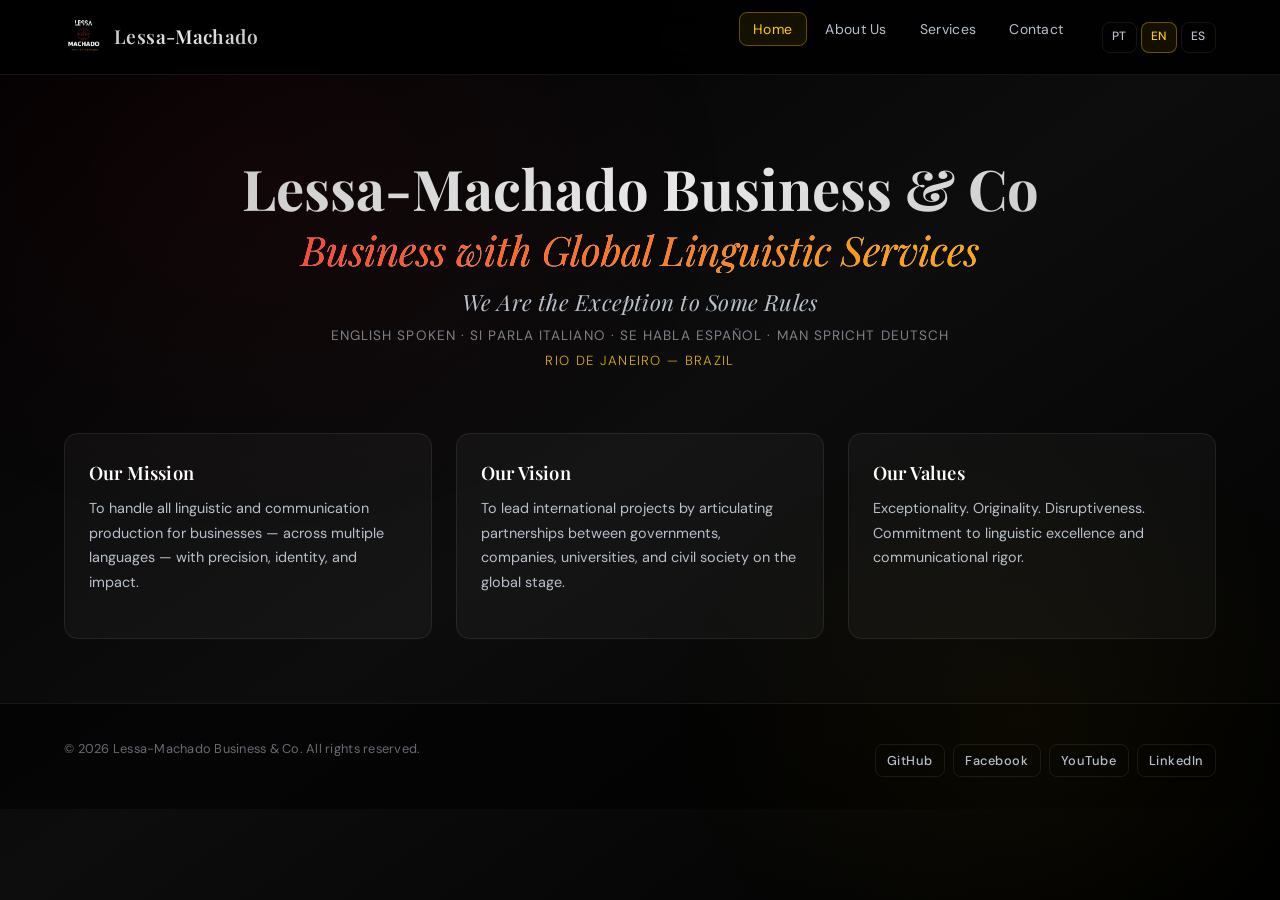
<file: index.html>
<!DOCTYPE html>
<html lang="pt-BR">
<head>
    <meta charset="UTF-8">
    <meta name="viewport" content="width=device-width, initial-scale=1.0">
    <meta name="description" content="Lessa-Machado Negócios & Cia — produção linguística e comunicacional para empresas em Português, Inglês e Espanhol. Rio de Janeiro, Brasil.">
    <meta name="theme-color" content="#000000">
    <meta name="color-scheme" content="dark">
    <title
        data-pt="Lessa-Machado — Negócios com Serviços Linguísticos Globais"
        data-en="Lessa-Machado — Business with Global Linguistic Services"
        data-es="Lessa-Machado — Negocios con Servicios Lingüísticos Globales"
    >Lessa-Machado — Negócios com Serviços Linguísticos Globais</title>
    <link href="https://cdn.jsdelivr.net/npm/bootstrap@5.3.0/dist/css/bootstrap.min.css" rel="stylesheet">
    <link rel="stylesheet" href="style.css">
    <link rel="icon" type="image/png" href="Black_and_White_Monochrome_Tech_Logo-removebg-preview.png">
</head>
<body>
    <a class="skip-link" href="#main-content">Pular para o conteúdo</a>

    <header>
        <div class="container">
            <div class="header-content">
                <div class="logo">
                    <img src="Black_and_White_Monochrome_Tech_Logo-removebg-preview.png" alt="Logo Lessa-Machado" width="40" height="40">
                    <div class="logo-text">Lessa-Machado</div>
                </div>

                <button class="mobile-menu-toggle" type="button"
                    onclick="toggleMobileMenu()"
                    aria-controls="nav-menu"
                    aria-expanded="false"
                    aria-label="Menu de navegação">☰</button>

                <nav id="nav-menu" aria-label="Principal">
                    <ul>
                        <li><a href="index.html" data-pt="Início" data-en="Home" data-es="Inicio">Início</a></li>
                        <li><a href="quemsomos.html" data-pt="Quem Somos" data-en="About Us" data-es="Quiénes Somos">Quem Somos</a></li>
                        <li><a href="servicos.html" data-pt="Serviços" data-en="Services" data-es="Servicios">Serviços</a></li>
                        <li><a href="entreemcontato.html" data-pt="Contato" data-en="Contact" data-es="Contacto">Contato</a></li>
                    </ul>
                </nav>

                <div class="language-selector" aria-label="Selecionar idioma">
                    <button class="lang-btn active" onclick="changeLanguage('pt')" data-lang="pt" aria-label="Português">PT</button>
                    <button class="lang-btn" onclick="changeLanguage('en')" data-lang="en" aria-label="English">EN</button>
                    <button class="lang-btn" onclick="changeLanguage('es')" data-lang="es" aria-label="Español">ES</button>
                </div>
            </div>
        </div>
    </header>

    <main id="main-content">
        <div class="container">

            <div class="hero fade-in">
                <h1>
                    <span data-pt="Lessa-Machado Negócios & Cia"
                          data-en="Lessa-Machado Business & Co"
                          data-es="Lessa-Machado Negocios & Cía">Lessa-Machado Negócios & Cia</span>
                    <span data-pt="Negócios com Serviços Linguísticos Globais"
                          data-en="Business with Global Linguistic Services"
                          data-es="Negocios con Servicios Lingüísticos Globales">Negócios com Serviços Linguísticos Globais</span>
                </h1>
                <h2 data-pt="Somos a Exceção de Algumas Regras"
                    data-en="We Are the Exception to Some Rules"
                    data-es="Somos la Excepción de Algunas Reglas">Somos a Exceção de Algumas Regras</h2>
                <h3>English Spoken · Si Parla Italiano · Se Habla Español · Man spricht Deutsch</h3>
                <h4 data-pt="Rio de Janeiro — Brasil"
                    data-en="Rio de Janeiro — Brazil"
                    data-es="Río de Janeiro — Brasil">Rio de Janeiro — Brasil</h4>
            </div>

            <div class="sections-grid">
                <div class="section-card fade-in">
                    <h3 data-pt="Nossa Missão" data-en="Our Mission" data-es="Nuestra Misión">Nossa Missão</h3>
                    <p data-pt="Realizar toda a produção linguística e comunicacional de um negócio — em múltiplos idiomas — com precisão, identidade e impacto."
                       data-en="To handle all linguistic and communication production for businesses — across multiple languages — with precision, identity, and impact."
                       data-es="Realizar toda la producción lingüística y comunicacional de un negocio — en múltiples idiomas — con precisión, identidad e impacto.">Realizar toda a produção linguística e comunicacional de um negócio — em múltiplos idiomas — com precisão, identidade e impacto.</p>
                </div>

                <div class="section-card fade-in">
                    <h3 data-pt="Nossa Visão" data-en="Our Vision" data-es="Nuestra Visión">Nossa Visão</h3>
                    <p data-pt="Liderar projetos internacionais articulando parcerias entre governos, empresas, universidades e sociedade civil no cenário global."
                       data-en="To lead international projects by articulating partnerships between governments, companies, universities, and civil society on the global stage."
                       data-es="Liderar proyectos internacionales articulando alianzas entre gobiernos, empresas, universidades y sociedad civil en el escenario global.">Liderar projetos internacionais articulando parcerias entre governos, empresas, universidades e sociedade civil no cenário global.</p>
                </div>

                <div class="section-card fade-in">
                    <h3 data-pt="Nossos Valores" data-en="Our Values" data-es="Nuestros Valores">Nossos Valores</h3>
                    <p data-pt="Excepcionalidade. Originalidade. Disruptividade. Comprometimento com a excelência linguística e o rigor comunicacional."
                       data-en="Exceptionality. Originality. Disruptiveness. Commitment to linguistic excellence and communicational rigor."
                       data-es="Excepcionalidad. Originalidad. Disruptividad. Compromiso con la excelencia lingüística y el rigor comunicacional.">Excepcionalidade. Originalidade. Disruptividade. Comprometimento com a excelência linguística e o rigor comunicacional.</p>
                </div>
            </div>

        </div>
    </main>

    <footer>
        <div class="container">
            <div class="footer-content">
                <p data-pt="© 2026 Lessa-Machado Negócios & Cia. Todos os direitos reservados."
                   data-en="© 2026 Lessa-Machado Business & Co. All rights reserved."
                   data-es="© 2026 Lessa-Machado Negocios & Cía. Todos los derechos reservados.">© 2026 Lessa-Machado Negócios & Cia. Todos os direitos reservados.</p>
                <div class="social-links">
                    <a href="https://github.com/guilherme-machado-ceo" target="_blank" rel="noopener noreferrer">GitHub</a>
                    <a href="https://www.facebook.com/profile.php?id=100090304800262" target="_blank" rel="noopener noreferrer">Facebook</a>
                    <a href="https://www.youtube.com/@lessamachado_negociosecia" target="_blank" rel="noopener noreferrer">YouTube</a>
                    <a href="https://www.linkedin.com/in/lessa-machado-neg%C3%B3cios-e-cia/" target="_blank" rel="noopener noreferrer">LinkedIn</a>
                </div>
            </div>
        </div>
    </footer>

    <script src="https://cdn.jsdelivr.net/npm/bootstrap@5.3.0/dist/js/bootstrap.bundle.min.js"></script>
    <script src="script.js"></script>
</body>
</html>
</file>
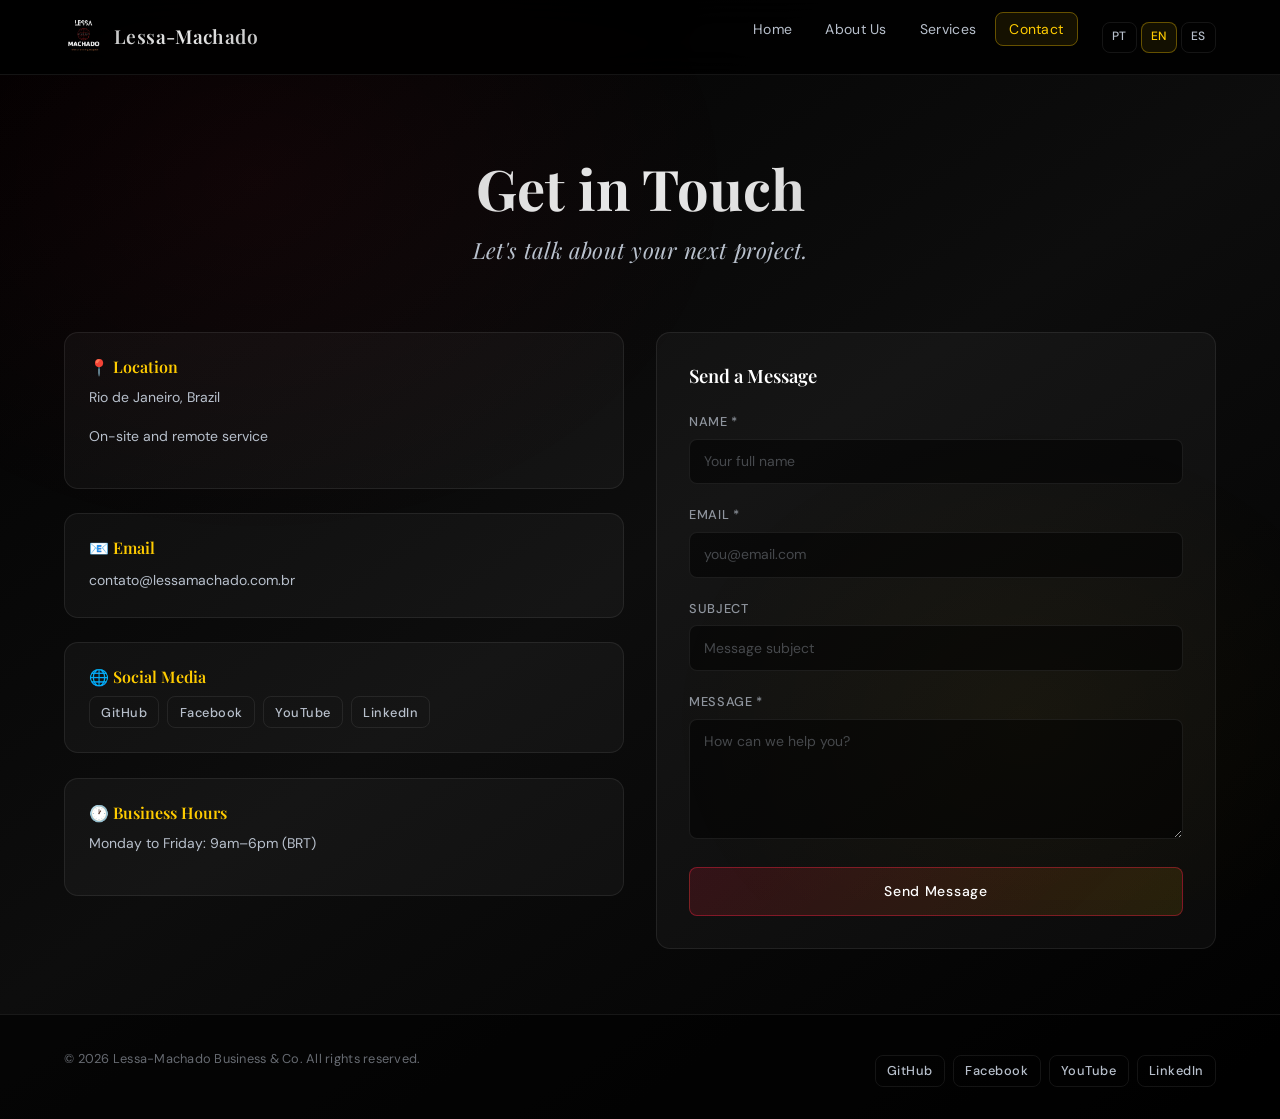
<file: entreemcontato.html>
<!DOCTYPE html>
<html lang="pt-BR">
<head>
    <meta charset="UTF-8">
    <meta name="viewport" content="width=device-width, initial-scale=1.0">
    <meta name="description" content="Entre em contato com a Lessa-Machado Negócios & Cia para serviços linguísticos, consultoria e parcerias internacionais.">
    <meta name="theme-color" content="#000000">
    <meta name="color-scheme" content="dark">
    <title
        data-pt="Contato — Lessa-Machado"
        data-en="Contact — Lessa-Machado"
        data-es="Contacto — Lessa-Machado"
    >Contato — Lessa-Machado</title>
    <link href="https://cdn.jsdelivr.net/npm/bootstrap@5.3.0/dist/css/bootstrap.min.css" rel="stylesheet">
    <link rel="stylesheet" href="style.css">
    <link rel="icon" type="image/png" href="Black_and_White_Monochrome_Tech_Logo-removebg-preview.png">
</head>
<body>
    <a class="skip-link" href="#main-content">Pular para o conteúdo</a>

    <header>
        <div class="container">
            <div class="header-content">
                <div class="logo">
                    <img src="Black_and_White_Monochrome_Tech_Logo-removebg-preview.png" alt="Logo Lessa-Machado" width="40" height="40">
                    <div class="logo-text">Lessa-Machado</div>
                </div>

                <button class="mobile-menu-toggle" type="button"
                    onclick="toggleMobileMenu()"
                    aria-controls="nav-menu"
                    aria-expanded="false"
                    aria-label="Menu de navegação">☰</button>

                <nav id="nav-menu" aria-label="Principal">
                    <ul>
                        <li><a href="index.html" data-pt="Início" data-en="Home" data-es="Inicio">Início</a></li>
                        <li><a href="quemsomos.html" data-pt="Quem Somos" data-en="About Us" data-es="Quiénes Somos">Quem Somos</a></li>
                        <li><a href="servicos.html" data-pt="Serviços" data-en="Services" data-es="Servicios">Serviços</a></li>
                        <li><a href="entreemcontato.html" data-pt="Contato" data-en="Contact" data-es="Contacto">Contato</a></li>
                    </ul>
                </nav>

                <div class="language-selector" aria-label="Selecionar idioma">
                    <button class="lang-btn active" onclick="changeLanguage('pt')" data-lang="pt" aria-label="Português">PT</button>
                    <button class="lang-btn" onclick="changeLanguage('en')" data-lang="en" aria-label="English">EN</button>
                    <button class="lang-btn" onclick="changeLanguage('es')" data-lang="es" aria-label="Español">ES</button>
                </div>
            </div>
        </div>
    </header>

    <main id="main-content">
        <div class="container">

            <div class="hero fade-in">
                <h1>
                    <span data-pt="Entre em Contato" data-en="Get in Touch" data-es="Póngase en Contacto">Entre em Contato</span>
                </h1>
                <h2 data-pt="Vamos conversar sobre o seu próximo projeto."
                    data-en="Let's talk about your next project."
                    data-es="Hablemos sobre su próximo proyecto.">Vamos conversar sobre o seu próximo projeto.</h2>
            </div>

            <div class="contact-grid">

                <!-- Informações de contato -->
                <div class="contact-info">

                    <div class="contact-item fade-in">
                        <h3 data-pt="📍 Localização" data-en="📍 Location" data-es="📍 Ubicación">📍 Localização</h3>
                        <p data-pt="Rio de Janeiro, Brasil" data-en="Rio de Janeiro, Brazil" data-es="Río de Janeiro, Brasil">Rio de Janeiro, Brasil</p>
                        <p data-pt="Atendimento presencial e remoto" data-en="On-site and remote service" data-es="Servicio presencial y remoto">Atendimento presencial e remoto</p>
                    </div>

                    <div class="contact-item fade-in">
                        <h3 data-pt="📧 E-mail" data-en="📧 Email" data-es="📧 Correo">📧 E-mail</h3>
                        <a href="mailto:contato@lessamachado.com.br">contato@lessamachado.com.br</a>
                    </div>

                    <div class="contact-item fade-in">
                        <h3 data-pt="🌐 Redes Sociais" data-en="🌐 Social Media" data-es="🌐 Redes Sociales">🌐 Redes Sociais</h3>
                        <div class="social-links">
                            <a href="https://github.com/guilherme-machado-ceo" target="_blank" rel="noopener noreferrer">GitHub</a>
                            <a href="https://www.facebook.com/profile.php?id=100090304800262" target="_blank" rel="noopener noreferrer">Facebook</a>
                            <a href="https://www.youtube.com/@lessamachado_negociosecia" target="_blank" rel="noopener noreferrer">YouTube</a>
                            <a href="https://www.linkedin.com/in/lessa-machado-neg%C3%B3cios-e-cia/" target="_blank" rel="noopener noreferrer">LinkedIn</a>
                        </div>
                    </div>

                    <div class="contact-item fade-in">
                        <h3 data-pt="🕐 Horário de Atendimento" data-en="🕐 Business Hours" data-es="🕐 Horario de Atención">🕐 Horário de Atendimento</h3>
                        <p data-pt="Segunda a Sexta: 9h–18h (BRT)" data-en="Monday to Friday: 9am–6pm (BRT)" data-es="Lunes a Viernes: 9h–18h (BRT)">Segunda a Sexta: 9h–18h (BRT)</p>
                    </div>

                </div>

                <!-- Formulário -->
                <div class="contact-form-wrap fade-in">
                    <h3 data-pt="Envie uma Mensagem" data-en="Send a Message" data-es="Envíe un Mensaje">Envie uma Mensagem</h3>

                    <form id="contact-form" onsubmit="submitForm(event)" novalidate>
                        <div class="form-group">
                            <label for="contact-name"
                                data-pt="Nome *" data-en="Name *" data-es="Nombre *">Nome *</label>
                            <input type="text" id="contact-name" name="name"
                                placeholder="Seu nome completo"
                                autocomplete="name" required>
                        </div>

                        <div class="form-group">
                            <label for="contact-email"
                                data-pt="E-mail *" data-en="Email *" data-es="Correo *">E-mail *</label>
                            <input type="email" id="contact-email" name="email"
                                placeholder="seu@email.com"
                                autocomplete="email" required>
                        </div>

                        <div class="form-group">
                            <label for="contact-subject"
                                data-pt="Assunto" data-en="Subject" data-es="Asunto">Assunto</label>
                            <input type="text" id="contact-subject" name="subject"
                                placeholder="Assunto da mensagem">
                        </div>

                        <div class="form-group">
                            <label for="contact-message"
                                data-pt="Mensagem *" data-en="Message *" data-es="Mensaje *">Mensagem *</label>
                            <textarea id="contact-message" name="message"
                                placeholder="Como podemos ajudá-lo?" required></textarea>
                        </div>

                        <button type="submit" class="btn-submit"
                            data-pt="Enviar Mensagem"
                            data-en="Send Message"
                            data-es="Enviar Mensaje">Enviar Mensagem</button>
                    </form>
                </div>

            </div>

        </div>
    </main>

    <footer>
        <div class="container">
            <div class="footer-content">
                <p data-pt="© 2026 Lessa-Machado Negócios & Cia. Todos os direitos reservados."
                   data-en="© 2026 Lessa-Machado Business & Co. All rights reserved."
                   data-es="© 2026 Lessa-Machado Negocios & Cía. Todos los derechos reservados.">© 2026 Lessa-Machado Negócios & Cia. Todos os direitos reservados.</p>
                <div class="social-links">
                    <a href="https://github.com/guilherme-machado-ceo" target="_blank" rel="noopener noreferrer">GitHub</a>
                    <a href="https://www.facebook.com/profile.php?id=100090304800262" target="_blank" rel="noopener noreferrer">Facebook</a>
                    <a href="https://www.youtube.com/@lessamachado_negociosecia" target="_blank" rel="noopener noreferrer">YouTube</a>
                    <a href="https://www.linkedin.com/in/lessa-machado-neg%C3%B3cios-e-cia/" target="_blank" rel="noopener noreferrer">LinkedIn</a>
                </div>
            </div>
        </div>
    </footer>

    <script src="https://cdn.jsdelivr.net/npm/bootstrap@5.3.0/dist/js/bootstrap.bundle.min.js"></script>
    <script src="script.js"></script>
</body>
</html>
</file>
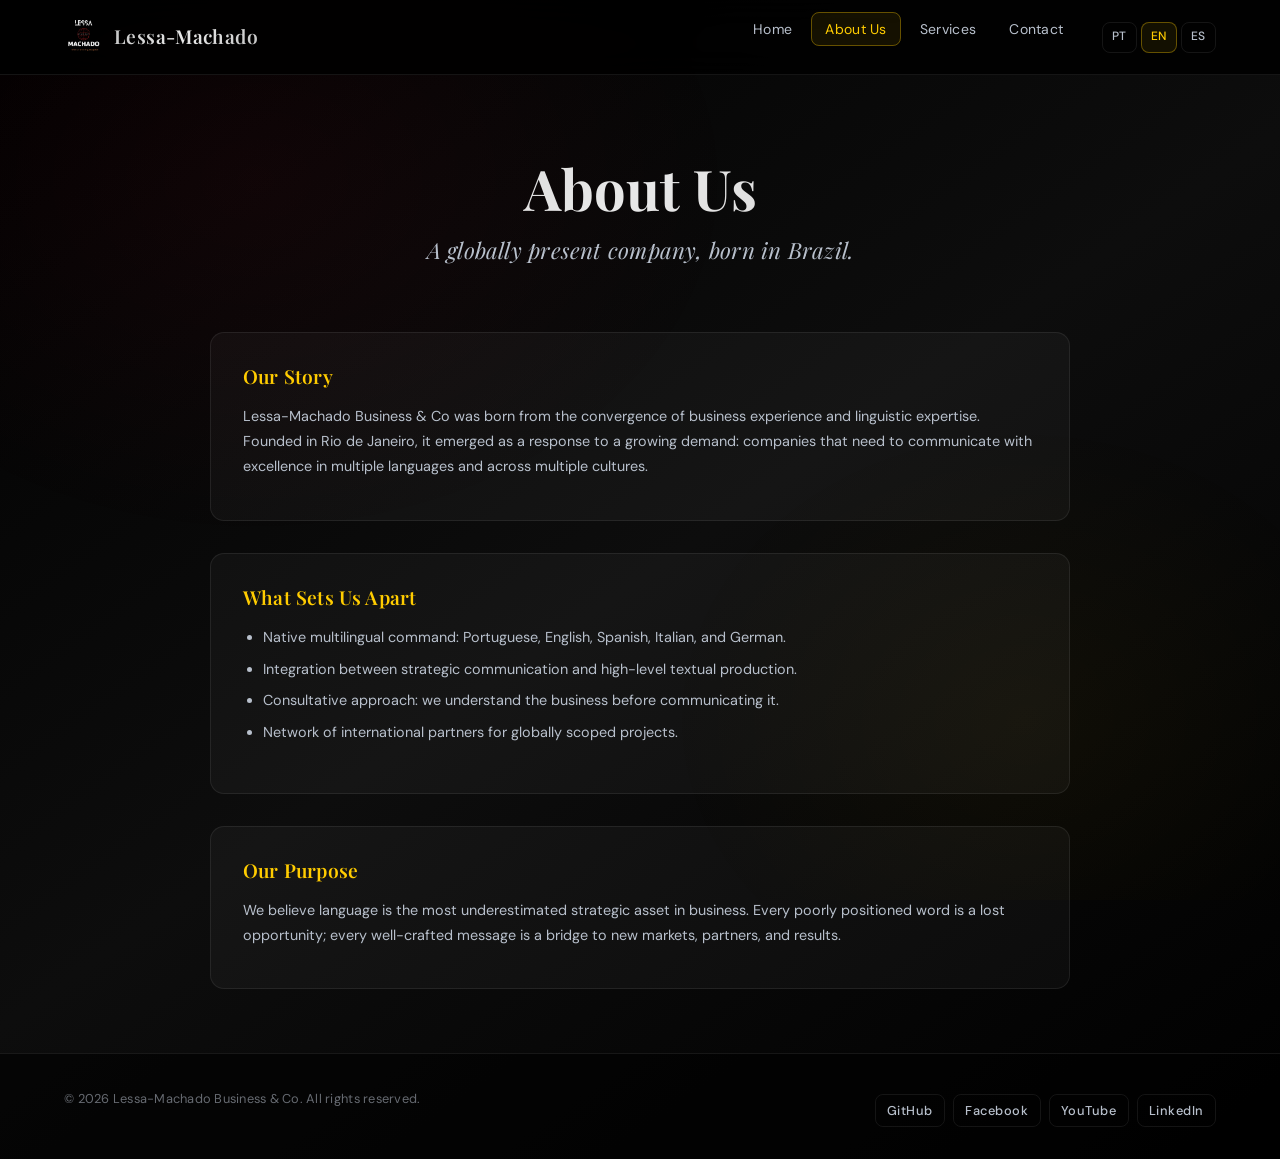
<file: quemsomos.html>
<!DOCTYPE html>
<html lang="pt-BR">
<head>
    <meta charset="UTF-8">
    <meta name="viewport" content="width=device-width, initial-scale=1.0">
    <meta name="description" content="Conheça a Lessa-Machado Negócios & Cia — trajetória, equipe e diferenciais em serviços linguísticos e comunicação global.">
    <meta name="theme-color" content="#000000">
    <meta name="color-scheme" content="dark">
    <title
        data-pt="Quem Somos — Lessa-Machado"
        data-en="About Us — Lessa-Machado"
        data-es="Quiénes Somos — Lessa-Machado"
    >Quem Somos — Lessa-Machado</title>
    <link href="https://cdn.jsdelivr.net/npm/bootstrap@5.3.0/dist/css/bootstrap.min.css" rel="stylesheet">
    <link rel="stylesheet" href="style.css">
    <link rel="icon" type="image/png" href="Black_and_White_Monochrome_Tech_Logo-removebg-preview.png">
</head>
<body>
    <a class="skip-link" href="#main-content">Pular para o conteúdo</a>

    <header>
        <div class="container">
            <div class="header-content">
                <div class="logo">
                    <img src="Black_and_White_Monochrome_Tech_Logo-removebg-preview.png" alt="Logo Lessa-Machado" width="40" height="40">
                    <div class="logo-text">Lessa-Machado</div>
                </div>

                <button class="mobile-menu-toggle" type="button"
                    onclick="toggleMobileMenu()"
                    aria-controls="nav-menu"
                    aria-expanded="false"
                    aria-label="Menu de navegação">☰</button>

                <nav id="nav-menu" aria-label="Principal">
                    <ul>
                        <li><a href="index.html" data-pt="Início" data-en="Home" data-es="Inicio">Início</a></li>
                        <li><a href="quemsomos.html" data-pt="Quem Somos" data-en="About Us" data-es="Quiénes Somos">Quem Somos</a></li>
                        <li><a href="servicos.html" data-pt="Serviços" data-en="Services" data-es="Servicios">Serviços</a></li>
                        <li><a href="entreemcontato.html" data-pt="Contato" data-en="Contact" data-es="Contacto">Contato</a></li>
                    </ul>
                </nav>

                <div class="language-selector" aria-label="Selecionar idioma">
                    <button class="lang-btn active" onclick="changeLanguage('pt')" data-lang="pt" aria-label="Português">PT</button>
                    <button class="lang-btn" onclick="changeLanguage('en')" data-lang="en" aria-label="English">EN</button>
                    <button class="lang-btn" onclick="changeLanguage('es')" data-lang="es" aria-label="Español">ES</button>
                </div>
            </div>
        </div>
    </header>

    <main id="main-content">
        <div class="container">

            <div class="hero fade-in">
                <h1>
                    <span data-pt="Quem Somos" data-en="About Us" data-es="Quiénes Somos">Quem Somos</span>
                </h1>
                <h2 data-pt="Uma empresa de presença global, nascida no Brasil."
                    data-en="A globally present company, born in Brazil."
                    data-es="Una empresa de presencia global, nacida en Brasil.">Uma empresa de presença global, nascida no Brasil.</h2>
            </div>

            <div class="about-content">

                <div class="about-block fade-in">
                    <h3 data-pt="Nossa História" data-en="Our Story" data-es="Nuestra Historia">Nossa História</h3>
                    <p data-pt="A Lessa-Machado Negócios & Cia nasceu da convergência entre experiência empresarial e competência linguística. Fundada no Rio de Janeiro, surgiu como resposta a uma demanda crescente: empresas que precisam comunicar com excelência em múltiplos idiomas e para múltiplas culturas."
                       data-en="Lessa-Machado Business & Co was born from the convergence of business experience and linguistic expertise. Founded in Rio de Janeiro, it emerged as a response to a growing demand: companies that need to communicate with excellence in multiple languages and across multiple cultures."
                       data-es="Lessa-Machado Negocios & Cía nació de la convergencia entre experiencia empresarial y competencia lingüística. Fundada en Río de Janeiro, surgió como respuesta a una demanda creciente: empresas que necesitan comunicar con excelencia en múltiples idiomas y para múltiples culturas.">A Lessa-Machado Negócios & Cia nasceu da convergência entre experiência empresarial e competência linguística. Fundada no Rio de Janeiro, surgiu como resposta a uma demanda crescente: empresas que precisam comunicar com excelência em múltiplos idiomas e para múltiplas culturas.</p>
                </div>

                <div class="about-block fade-in">
                    <h3 data-pt="O Que Nos Diferencia" data-en="What Sets Us Apart" data-es="Lo Que Nos Diferencia">O Que Nos Diferencia</h3>
                    <ul>
                        <li data-pt="Domínio multilíngue nativo: Português, Inglês, Espanhol, Italiano e Alemão."
                            data-en="Native multilingual command: Portuguese, English, Spanish, Italian, and German."
                            data-es="Dominio multilingüe nativo: Portugués, Inglés, Español, Italiano y Alemán.">Domínio multilíngue nativo: Português, Inglês, Espanhol, Italiano e Alemão.</li>
                        <li data-pt="Integração entre comunicação estratégica e produção textual de alto nível."
                            data-en="Integration between strategic communication and high-level textual production."
                            data-es="Integración entre comunicación estratégica y producción textual de alto nivel.">Integração entre comunicação estratégica e produção textual de alto nível.</li>
                        <li data-pt="Abordagem consultiva: entendemos o negócio antes de comunicá-lo."
                            data-en="Consultative approach: we understand the business before communicating it."
                            data-es="Enfoque consultivo: entendemos el negocio antes de comunicarlo.">Abordagem consultiva: entendemos o negócio antes de comunicá-lo.</li>
                        <li data-pt="Rede de parceiros internacionais para projetos de alcance global."
                            data-en="Network of international partners for globally scoped projects."
                            data-es="Red de socios internacionales para proyectos de alcance global.">Rede de parceiros internacionais para projetos de alcance global.</li>
                    </ul>
                </div>

                <div class="about-block fade-in">
                    <h3 data-pt="Nosso Propósito" data-en="Our Purpose" data-es="Nuestro Propósito">Nosso Propósito</h3>
                    <p data-pt="Acreditamos que a língua é o ativo estratégico mais subestimado dos negócios. Cada palavra mal posicionada é uma oportunidade perdida; cada mensagem bem construída é uma ponte para novos mercados, parceiros e resultados."
                       data-en="We believe language is the most underestimated strategic asset in business. Every poorly positioned word is a lost opportunity; every well-crafted message is a bridge to new markets, partners, and results."
                       data-es="Creemos que el idioma es el activo estratégico más subestimado de los negocios. Cada palabra mal posicionada es una oportunidad perdida; cada mensaje bien construido es un puente hacia nuevos mercados, socios y resultados.">Acreditamos que a língua é o ativo estratégico mais subestimado dos negócios. Cada palavra mal posicionada é uma oportunidade perdida; cada mensagem bem construída é uma ponte para novos mercados, parceiros e resultados.</p>
                </div>

            </div>

        </div>
    </main>

    <footer>
        <div class="container">
            <div class="footer-content">
                <p data-pt="© 2026 Lessa-Machado Negócios & Cia. Todos os direitos reservados."
                   data-en="© 2026 Lessa-Machado Business & Co. All rights reserved."
                   data-es="© 2026 Lessa-Machado Negocios & Cía. Todos los derechos reservados.">© 2026 Lessa-Machado Negócios & Cia. Todos os direitos reservados.</p>
                <div class="social-links">
                    <a href="https://github.com/guilherme-machado-ceo" target="_blank" rel="noopener noreferrer">GitHub</a>
                    <a href="https://www.facebook.com/profile.php?id=100090304800262" target="_blank" rel="noopener noreferrer">Facebook</a>
                    <a href="https://www.youtube.com/@lessamachado_negociosecia" target="_blank" rel="noopener noreferrer">YouTube</a>
                    <a href="https://www.linkedin.com/in/lessa-machado-neg%C3%B3cios-e-cia/" target="_blank" rel="noopener noreferrer">LinkedIn</a>
                </div>
            </div>
        </div>
    </footer>

    <script src="https://cdn.jsdelivr.net/npm/bootstrap@5.3.0/dist/js/bootstrap.bundle.min.js"></script>
    <script src="script.js"></script>
</body>
</html>
</file>
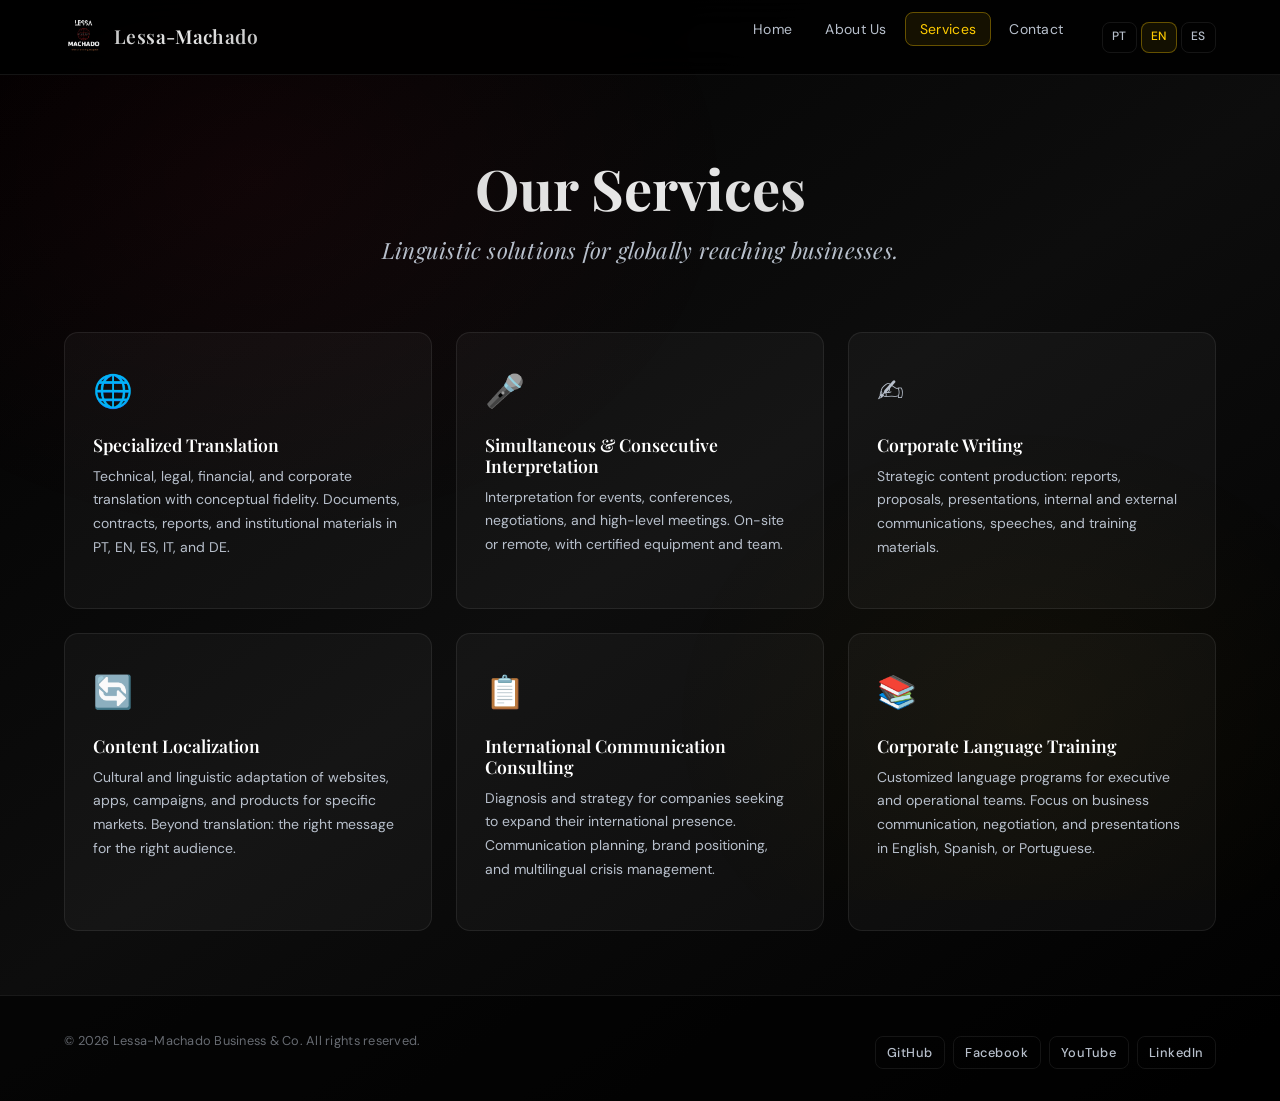
<file: servicos.html>
<!DOCTYPE html>
<html lang="pt-BR">
<head>
    <meta charset="UTF-8">
    <meta name="viewport" content="width=device-width, initial-scale=1.0">
    <meta name="description" content="Serviços da Lessa-Machado: tradução, interpretação, redação corporativa, consultoria em comunicação e localização de conteúdo.">
    <meta name="theme-color" content="#000000">
    <meta name="color-scheme" content="dark">
    <title
        data-pt="Serviços — Lessa-Machado"
        data-en="Services — Lessa-Machado"
        data-es="Servicios — Lessa-Machado"
    >Serviços — Lessa-Machado</title>
    <link href="https://cdn.jsdelivr.net/npm/bootstrap@5.3.0/dist/css/bootstrap.min.css" rel="stylesheet">
    <link rel="stylesheet" href="style.css">
    <link rel="icon" type="image/png" href="Black_and_White_Monochrome_Tech_Logo-removebg-preview.png">
</head>
<body>
    <a class="skip-link" href="#main-content">Pular para o conteúdo</a>

    <header>
        <div class="container">
            <div class="header-content">
                <div class="logo">
                    <img src="Black_and_White_Monochrome_Tech_Logo-removebg-preview.png" alt="Logo Lessa-Machado" width="40" height="40">
                    <div class="logo-text">Lessa-Machado</div>
                </div>

                <button class="mobile-menu-toggle" type="button"
                    onclick="toggleMobileMenu()"
                    aria-controls="nav-menu"
                    aria-expanded="false"
                    aria-label="Menu de navegação">☰</button>

                <nav id="nav-menu" aria-label="Principal">
                    <ul>
                        <li><a href="index.html" data-pt="Início" data-en="Home" data-es="Inicio">Início</a></li>
                        <li><a href="quemsomos.html" data-pt="Quem Somos" data-en="About Us" data-es="Quiénes Somos">Quem Somos</a></li>
                        <li><a href="servicos.html" data-pt="Serviços" data-en="Services" data-es="Servicios">Serviços</a></li>
                        <li><a href="entreemcontato.html" data-pt="Contato" data-en="Contact" data-es="Contacto">Contato</a></li>
                    </ul>
                </nav>

                <div class="language-selector" aria-label="Selecionar idioma">
                    <button class="lang-btn active" onclick="changeLanguage('pt')" data-lang="pt" aria-label="Português">PT</button>
                    <button class="lang-btn" onclick="changeLanguage('en')" data-lang="en" aria-label="English">EN</button>
                    <button class="lang-btn" onclick="changeLanguage('es')" data-lang="es" aria-label="Español">ES</button>
                </div>
            </div>
        </div>
    </header>

    <main id="main-content">
        <div class="container">

            <div class="hero fade-in">
                <h1>
                    <span data-pt="Nossos Serviços" data-en="Our Services" data-es="Nuestros Servicios">Nossos Serviços</span>
                </h1>
                <h2 data-pt="Soluções linguísticas para negócios com alcance global."
                    data-en="Linguistic solutions for globally reaching businesses."
                    data-es="Soluciones lingüísticas para negocios con alcance global.">Soluções linguísticas para negócios com alcance global.</h2>
            </div>

            <div class="services-grid">

                <div class="service-item fade-in">
                    <span class="service-icon" aria-hidden="true">🌐</span>
                    <h3 data-pt="Tradução Especializada" data-en="Specialized Translation" data-es="Traducción Especializada">Tradução Especializada</h3>
                    <p data-pt="Tradução técnica, jurídica, financeira e corporativa com fidelidade conceitual. Documentos, contratos, relatórios e materiais institucionais nos idiomas PT, EN, ES, IT e DE."
                       data-en="Technical, legal, financial, and corporate translation with conceptual fidelity. Documents, contracts, reports, and institutional materials in PT, EN, ES, IT, and DE."
                       data-es="Traducción técnica, jurídica, financiera y corporativa con fidelidad conceptual. Documentos, contratos, informes y materiales institucionales en PT, EN, ES, IT y DE.">Tradução técnica, jurídica, financeira e corporativa com fidelidade conceitual. Documentos, contratos, relatórios e materiais institucionais nos idiomas PT, EN, ES, IT e DE.</p>
                </div>

                <div class="service-item fade-in">
                    <span class="service-icon" aria-hidden="true">🎤</span>
                    <h3 data-pt="Interpretação Simultânea e Consecutiva" data-en="Simultaneous & Consecutive Interpretation" data-es="Interpretación Simultánea y Consecutiva">Interpretação Simultânea e Consecutiva</h3>
                    <p data-pt="Interpretação para eventos, conferências, negociações e reuniões de alto nível. Presencial ou remota, com equipamentos e equipe certificados."
                       data-en="Interpretation for events, conferences, negotiations, and high-level meetings. On-site or remote, with certified equipment and team."
                       data-es="Interpretación para eventos, conferencias, negociaciones y reuniones de alto nivel. Presencial o remota, con equipos y equipo certificados.">Interpretação para eventos, conferências, negociações e reuniões de alto nível. Presencial ou remota, com equipamentos e equipe certificados.</p>
                </div>

                <div class="service-item fade-in">
                    <span class="service-icon" aria-hidden="true">✍️</span>
                    <h3 data-pt="Redação Corporativa" data-en="Corporate Writing" data-es="Redacción Corporativa">Redação Corporativa</h3>
                    <p data-pt="Produção de conteúdo estratégico: relatórios, propostas, apresentações, comunicados internos e externos, discursos e materiais de treinamento."
                       data-en="Strategic content production: reports, proposals, presentations, internal and external communications, speeches, and training materials."
                       data-es="Producción de contenido estratégico: informes, propuestas, presentaciones, comunicados internos y externos, discursos y materiales de capacitación.">Produção de conteúdo estratégico: relatórios, propostas, apresentações, comunicados internos e externos, discursos e materiais de treinamento.</p>
                </div>

                <div class="service-item fade-in">
                    <span class="service-icon" aria-hidden="true">🔄</span>
                    <h3 data-pt="Localização de Conteúdo" data-en="Content Localization" data-es="Localización de Contenido">Localização de Conteúdo</h3>
                    <p data-pt="Adaptação cultural e linguística de sites, apps, campanhas e produtos para mercados específicos. Além da tradução: a mensagem certa para o público certo."
                       data-en="Cultural and linguistic adaptation of websites, apps, campaigns, and products for specific markets. Beyond translation: the right message for the right audience."
                       data-es="Adaptación cultural y lingüística de sitios web, apps, campañas y productos para mercados específicos. Más allá de la traducción: el mensaje correcto para el público correcto.">Adaptação cultural e linguística de sites, apps, campanhas e produtos para mercados específicos. Além da tradução: a mensagem certa para o público certo.</p>
                </div>

                <div class="service-item fade-in">
                    <span class="service-icon" aria-hidden="true">📋</span>
                    <h3 data-pt="Consultoria em Comunicação Internacional" data-en="International Communication Consulting" data-es="Consultoría en Comunicación Internacional">Consultoria em Comunicação Internacional</h3>
                    <p data-pt="Diagnóstico e estratégia para empresas que buscam expandir sua presença internacional. Planejamento comunicacional, posicionamento de marca e gestão de crises multilíngue."
                       data-en="Diagnosis and strategy for companies seeking to expand their international presence. Communication planning, brand positioning, and multilingual crisis management."
                       data-es="Diagnóstico y estrategia para empresas que buscan expandir su presencia internacional. Planificación comunicacional, posicionamiento de marca y gestión de crisis multilingüe.">Diagnóstico e estratégia para empresas que buscam expandir sua presença internacional. Planejamento comunicacional, posicionamento de marca e gestão de crises multilíngue.</p>
                </div>

                <div class="service-item fade-in">
                    <span class="service-icon" aria-hidden="true">📚</span>
                    <h3 data-pt="Treinamento Linguístico Corporativo" data-en="Corporate Language Training" data-es="Capacitación Lingüística Corporativa">Treinamento Linguístico Corporativo</h3>
                    <p data-pt="Programas customizados de língua para equipes executivas e operacionais. Foco em comunicação de negócios, negociação e apresentações em inglês, espanhol ou português."
                       data-en="Customized language programs for executive and operational teams. Focus on business communication, negotiation, and presentations in English, Spanish, or Portuguese."
                       data-es="Programas personalizados de idiomas para equipos ejecutivos y operativos. Enfoque en comunicación de negocios, negociación y presentaciones en inglés, español o portugués.">Programas customizados de língua para equipes executivas e operacionais. Foco em comunicação de negócios, negociação e apresentações em inglês, espanhol ou português.</p>
                </div>

            </div>

        </div>
    </main>

    <footer>
        <div class="container">
            <div class="footer-content">
                <p data-pt="© 2026 Lessa-Machado Negócios & Cia. Todos os direitos reservados."
                   data-en="© 2026 Lessa-Machado Business & Co. All rights reserved."
                   data-es="© 2026 Lessa-Machado Negocios & Cía. Todos los derechos reservados.">© 2026 Lessa-Machado Negócios & Cia. Todos os direitos reservados.</p>
                <div class="social-links">
                    <a href="https://github.com/guilherme-machado-ceo" target="_blank" rel="noopener noreferrer">GitHub</a>
                    <a href="https://www.facebook.com/profile.php?id=100090304800262" target="_blank" rel="noopener noreferrer">Facebook</a>
                    <a href="https://www.youtube.com/@lessamachado_negociosecia" target="_blank" rel="noopener noreferrer">YouTube</a>
                    <a href="https://www.linkedin.com/in/lessa-machado-neg%C3%B3cios-e-cia/" target="_blank" rel="noopener noreferrer">LinkedIn</a>
                </div>
            </div>
        </div>
    </footer>

    <script src="https://cdn.jsdelivr.net/npm/bootstrap@5.3.0/dist/js/bootstrap.bundle.min.js"></script>
    <script src="script.js"></script>
</body>
</html>
</file>
<file: style.css>
/* ============================================================
   Lessa-Machado — Estilos Globais
   Paleta: preto | prata metálica | vermelho neon | amarelo neon
   ============================================================ */

@import url('https://fonts.googleapis.com/css2?family=Playfair+Display:ital,wght@0,400;0,600;0,700;1,400&family=DM+Sans:ital,opsz,wght@0,9..40,300;0,9..40,400;0,9..40,500;1,9..40,300&display=swap');

/* ---- Variáveis ---- */
:root {
    --neon-red:          #ff2244;
    --neon-yellow:       #ffe000;
    --silver-metallic:   #b8c0cc;
    --dark-yellow-neon:  #ffcc00;
    --gradient-bg:       linear-gradient(145deg, #000000 0%, #0d0d0d 50%, #000000 100%);
    --silver-gradient:   linear-gradient(135deg, #c0c0c0 0%, #e8e8e8 50%, #c0c0c0 100%);
    --surface:           rgba(255,255,255,0.035);
    --surface-hover:     rgba(255,255,255,0.065);
    --border-subtle:     rgba(255,255,255,0.08);
    --border-accent:     rgba(255, 204, 0, 0.35);
    --focus-ring:        0 0 0 3px rgba(255, 204, 0, 0.40);
    --radius-sm:         8px;
    --radius-md:         14px;
    --radius-lg:         20px;
    --transition:        0.22s ease;
    --font-display:      'Playfair Display', Georgia, serif;
    --font-body:         'DM Sans', system-ui, sans-serif;
}

/* ---- Reset ---- */
*, *::before, *::after { box-sizing: border-box; margin: 0; padding: 0; }

html {
    scroll-behavior: smooth;
    font-size: 16px;
}

body {
    font-family: var(--font-body);
    background: var(--gradient-bg);
    color: var(--silver-metallic);
    line-height: 1.65;
    min-height: 100vh;
    position: relative;
    -webkit-font-smoothing: antialiased;
    -moz-osx-font-smoothing: grayscale;
}

/* ---- Acessibilidade: skip link ---- */
.skip-link {
    position: absolute;
    left: -999px;
    top: 0;
    padding: 0.75rem 1.25rem;
    background: rgba(0,0,0,0.97);
    color: var(--dark-yellow-neon);
    border: 1px solid var(--border-accent);
    border-radius: 0 0 var(--radius-sm) var(--radius-sm);
    font-family: var(--font-body);
    font-size: 0.875rem;
    font-weight: 500;
    text-decoration: none;
    z-index: 2000;
    transition: left 0.15s;
}
.skip-link:focus {
    left: 1rem;
    outline: none;
    box-shadow: var(--focus-ring);
}

/* ---- Foco visível global ---- */
:focus-visible {
    outline: none;
    box-shadow: var(--focus-ring);
}

/* ---- Fundo atmosférico ---- */
body::before {
    content: '';
    position: fixed;
    inset: 0;
    background:
        radial-gradient(ellipse 800px 600px at 20% 20%, rgba(255,34,68,0.05) 0%, transparent 60%),
        radial-gradient(ellipse 600px 500px at 80% 80%, rgba(255,204,0,0.04) 0%, transparent 60%);
    pointer-events: none;
    z-index: 0;
}

.container { max-width: 1200px; margin: 0 auto; padding: 0 1.5rem; position: relative; z-index: 1; }

/* ============================================================
   HEADER
   ============================================================ */
header {
    background: rgba(0,0,0,0.85);
    backdrop-filter: blur(16px);
    -webkit-backdrop-filter: blur(16px);
    border-bottom: 1px solid var(--border-subtle);
    padding: 1rem 0;
    position: sticky;
    top: 0;
    z-index: 100;
}

.header-content {
    display: flex;
    align-items: center;
    gap: 1.5rem;
}

/* Logo */
.logo {
    display: flex;
    align-items: center;
    gap: 0.625rem;
    text-decoration: none;
    flex-shrink: 0;
}
.logo img {
    width: 40px;
    height: 40px;
    object-fit: contain;
    filter: brightness(0.95);
}
.logo-text {
    font-family: var(--font-display);
    font-size: 1.2rem;
    font-weight: 600;
    background: var(--silver-gradient);
    -webkit-background-clip: text;
    -webkit-text-fill-color: transparent;
    background-clip: text;
    letter-spacing: 0.02em;
    white-space: nowrap;
}

/* Nav */
nav { margin-left: auto; }
nav ul {
    display: flex;
    list-style: none;
    gap: 0.25rem;
}
nav a {
    color: var(--silver-metallic);
    text-decoration: none;
    font-size: 0.875rem;
    font-weight: 400;
    padding: 0.45rem 0.85rem;
    border-radius: var(--radius-sm);
    border: 1px solid transparent;
    transition: color var(--transition), background var(--transition), border-color var(--transition);
    letter-spacing: 0.02em;
}
nav a:hover {
    color: #fff;
    background: var(--surface);
    border-color: var(--neon-red);
}
nav a.active {
    color: var(--dark-yellow-neon);
    background: rgba(255,204,0,0.08);
    border-color: var(--border-accent);
}

/* Seletor de idioma */
.language-selector {
    display: flex;
    gap: 0.25rem;
    flex-shrink: 0;
}
.lang-btn {
    background: transparent;
    border: 1px solid var(--border-subtle);
    color: var(--silver-metallic);
    padding: 0.3rem 0.55rem;
    border-radius: var(--radius-sm);
    font-family: var(--font-body);
    font-size: 0.75rem;
    font-weight: 500;
    letter-spacing: 0.06em;
    cursor: pointer;
    transition: all var(--transition);
}
.lang-btn:hover,
.lang-btn.active {
    color: var(--dark-yellow-neon);
    border-color: var(--border-accent);
    background: rgba(255,204,0,0.07);
}

/* Menu mobile */
.mobile-menu-toggle {
    display: none;
    background: transparent;
    border: 1px solid var(--border-subtle);
    color: var(--silver-metallic);
    font-size: 1.25rem;
    padding: 0.35rem 0.6rem;
    border-radius: var(--radius-sm);
    cursor: pointer;
    margin-left: auto;
    transition: all var(--transition);
    line-height: 1;
}
.mobile-menu-toggle:hover {
    color: var(--dark-yellow-neon);
    border-color: var(--border-accent);
}

/* ============================================================
   HERO
   ============================================================ */
.hero {
    padding: 5rem 0 3.5rem;
    text-align: center;
}
.hero h1 {
    font-family: var(--font-display);
    font-size: clamp(2rem, 5vw, 3.5rem);
    font-weight: 700;
    line-height: 1.18;
    margin-bottom: 1rem;
    background: var(--silver-gradient);
    -webkit-background-clip: text;
    -webkit-text-fill-color: transparent;
    background-clip: text;
}
.hero h1 span { display: block; }
.hero h1 span + span {
    font-style: italic;
    font-weight: 400;
    font-size: 0.72em;
    background: linear-gradient(135deg, var(--neon-red) 0%, var(--dark-yellow-neon) 100%);
    -webkit-background-clip: text;
    -webkit-text-fill-color: transparent;
    background-clip: text;
    margin-top: 0.3rem;
}
.hero h2 {
    font-family: var(--font-display);
    font-size: clamp(1rem, 2.5vw, 1.4rem);
    font-weight: 400;
    font-style: italic;
    color: var(--silver-metallic);
    margin-bottom: 0.75rem;
    letter-spacing: 0.01em;
}
.hero h3 {
    font-family: var(--font-body);
    font-size: 0.85rem;
    font-weight: 400;
    color: rgba(184,192,204,0.65);
    letter-spacing: 0.08em;
    text-transform: uppercase;
    margin-bottom: 0.5rem;
}
.hero h4 {
    font-family: var(--font-body);
    font-size: 0.825rem;
    font-weight: 300;
    color: var(--dark-yellow-neon);
    letter-spacing: 0.1em;
    text-transform: uppercase;
    opacity: 0.85;
}

/* ============================================================
   CARDS
   ============================================================ */
.sections-grid {
    display: grid;
    grid-template-columns: repeat(auto-fit, minmax(280px, 1fr));
    gap: 1.5rem;
    padding-bottom: 4rem;
}

.section-card {
    background: var(--surface);
    border: 1px solid var(--border-subtle);
    border-radius: var(--radius-md);
    padding: 1.75rem 1.5rem;
    transition: background var(--transition), border-color var(--transition), transform 0.3s ease;
    position: relative;
    overflow: hidden;
}
.section-card::before {
    content: '';
    position: absolute;
    top: 0; left: 0; right: 0;
    height: 2px;
    background: linear-gradient(90deg, transparent, var(--neon-red), transparent);
    opacity: 0;
    transition: opacity var(--transition);
}
.section-card:hover {
    background: var(--surface-hover);
    border-color: rgba(255,34,68,0.3);
    transform: translateY(-3px);
}
.section-card:hover::before { opacity: 1; }

.section-card h3 {
    font-family: var(--font-display);
    font-size: 1.15rem;
    font-weight: 600;
    color: #fff;
    margin-bottom: 0.75rem;
    letter-spacing: 0.01em;
}
.section-card p {
    font-size: 0.9rem;
    color: var(--silver-metallic);
    line-height: 1.7;
}

/* ============================================================
   SERVIÇOS (servicos.html)
   ============================================================ */
.services-grid {
    display: grid;
    grid-template-columns: repeat(auto-fit, minmax(300px, 1fr));
    gap: 1.5rem;
    padding-bottom: 4rem;
}
.service-item {
    background: var(--surface);
    border: 1px solid var(--border-subtle);
    border-radius: var(--radius-md);
    padding: 2rem 1.75rem;
    transition: background var(--transition), border-color var(--transition), transform 0.3s ease;
    position: relative;
}
.service-item::after {
    content: '';
    position: absolute;
    bottom: 0; left: 0; right: 0;
    height: 2px;
    background: linear-gradient(90deg, transparent, var(--dark-yellow-neon), transparent);
    opacity: 0;
    transition: opacity var(--transition);
}
.service-item:hover {
    background: var(--surface-hover);
    border-color: rgba(255,204,0,0.2);
    transform: translateY(-3px);
}
.service-item:hover::after { opacity: 1; }
.service-icon {
    font-size: 2rem;
    margin-bottom: 1rem;
    display: block;
}
.service-item h3 {
    font-family: var(--font-display);
    font-size: 1.1rem;
    font-weight: 600;
    color: #fff;
    margin-bottom: 0.6rem;
}
.service-item p {
    font-size: 0.875rem;
    color: var(--silver-metallic);
    line-height: 1.7;
}

/* ============================================================
   QUEM SOMOS (quemsomos.html)
   ============================================================ */
.about-content {
    display: grid;
    grid-template-columns: 1fr;
    gap: 2rem;
    padding-bottom: 4rem;
    max-width: 860px;
    margin: 0 auto;
}
.about-block {
    background: var(--surface);
    border: 1px solid var(--border-subtle);
    border-radius: var(--radius-md);
    padding: 2rem;
}
.about-block h3 {
    font-family: var(--font-display);
    font-size: 1.2rem;
    font-weight: 600;
    color: var(--dark-yellow-neon);
    margin-bottom: 1rem;
    letter-spacing: 0.01em;
}
.about-block p,
.about-block li {
    font-size: 0.9rem;
    color: var(--silver-metallic);
    line-height: 1.75;
    margin-bottom: 0.5rem;
}
.about-block ul { padding-left: 1.25rem; }
.about-block ul li { margin-bottom: 0.4rem; }

/* Linha divisória decorativa */
.divider {
    border: none;
    border-top: 1px solid var(--border-subtle);
    margin: 0.5rem 0;
}

/* ============================================================
   CONTATO (entreemcontato.html)
   ============================================================ */
.contact-grid {
    display: grid;
    grid-template-columns: 1fr 1fr;
    gap: 2rem;
    padding-bottom: 4rem;
}
@media (max-width: 768px) { .contact-grid { grid-template-columns: 1fr; } }

.contact-info { display: flex; flex-direction: column; gap: 1.5rem; }
.contact-item {
    background: var(--surface);
    border: 1px solid var(--border-subtle);
    border-radius: var(--radius-md);
    padding: 1.5rem;
}
.contact-item h3 {
    font-family: var(--font-display);
    font-size: 1rem;
    font-weight: 600;
    color: var(--dark-yellow-neon);
    margin-bottom: 0.6rem;
}
.contact-item p,
.contact-item a {
    font-size: 0.875rem;
    color: var(--silver-metallic);
    line-height: 1.65;
    text-decoration: none;
    transition: color var(--transition);
}
.contact-item a:hover { color: var(--dark-yellow-neon); }

/* Formulário */
.contact-form-wrap {
    background: var(--surface);
    border: 1px solid var(--border-subtle);
    border-radius: var(--radius-md);
    padding: 2rem;
}
.contact-form-wrap h3 {
    font-family: var(--font-display);
    font-size: 1.15rem;
    font-weight: 600;
    color: #fff;
    margin-bottom: 1.5rem;
}
.form-group { margin-bottom: 1.25rem; }
.form-group label {
    display: block;
    font-size: 0.8rem;
    font-weight: 500;
    letter-spacing: 0.05em;
    text-transform: uppercase;
    color: rgba(184,192,204,0.75);
    margin-bottom: 0.4rem;
}
.form-group input,
.form-group textarea,
.form-group select {
    width: 100%;
    background: rgba(0,0,0,0.5);
    border: 1px solid var(--border-subtle);
    border-radius: var(--radius-sm);
    padding: 0.65rem 0.9rem;
    color: #fff;
    font-family: var(--font-body);
    font-size: 0.875rem;
    transition: border-color var(--transition), box-shadow var(--transition);
    appearance: none;
}
.form-group input:focus,
.form-group textarea:focus,
.form-group select:focus {
    outline: none;
    border-color: rgba(255,204,0,0.5);
    box-shadow: var(--focus-ring);
}
.form-group input::placeholder,
.form-group textarea::placeholder { color: rgba(184,192,204,0.35); }
.form-group textarea { resize: vertical; min-height: 120px; }

.btn-submit {
    width: 100%;
    background: linear-gradient(135deg, rgba(255,34,68,0.15) 0%, rgba(255,204,0,0.1) 100%);
    border: 1px solid rgba(255,34,68,0.4);
    color: #fff;
    font-family: var(--font-body);
    font-size: 0.875rem;
    font-weight: 500;
    letter-spacing: 0.05em;
    padding: 0.75rem 1.5rem;
    border-radius: var(--radius-sm);
    cursor: pointer;
    transition: all var(--transition);
}
.btn-submit:hover {
    background: linear-gradient(135deg, rgba(255,34,68,0.25) 0%, rgba(255,204,0,0.18) 100%);
    border-color: rgba(255,34,68,0.7);
    transform: translateY(-1px);
}

/* Social links */
.social-links {
    display: flex;
    flex-wrap: wrap;
    gap: 0.5rem;
    margin-top: 0.5rem;
}
.social-links a {
    color: var(--silver-metallic);
    text-decoration: none;
    font-size: 0.8rem;
    font-weight: 500;
    letter-spacing: 0.04em;
    padding: 0.3rem 0.7rem;
    border: 1px solid var(--border-subtle);
    border-radius: var(--radius-sm);
    transition: all var(--transition);
}
.social-links a:hover {
    color: var(--dark-yellow-neon);
    border-color: var(--border-accent);
    background: rgba(255,204,0,0.05);
}

/* ============================================================
   FOOTER
   ============================================================ */
footer {
    background: rgba(0,0,0,0.6);
    border-top: 1px solid var(--border-subtle);
    padding: 2rem 0;
    margin-top: auto;
}
.footer-content {
    display: flex;
    flex-wrap: wrap;
    align-items: center;
    justify-content: space-between;
    gap: 1rem;
}
footer p {
    font-size: 0.8rem;
    color: rgba(184,192,204,0.55);
    letter-spacing: 0.02em;
}

/* ============================================================
   ANIMAÇÕES — Progressive Enhancement
   ============================================================ */
html.js .fade-in {
    opacity: 0;
    transform: translateY(16px);
    will-change: opacity, transform;
    transition: opacity 0.55s ease, transform 0.55s ease;
}
html.js .fade-in.is-visible {
    opacity: 1;
    transform: translateY(0);
}

/* ============================================================
   RESPONSIVIDADE
   ============================================================ */
@media (max-width: 768px) {
    .mobile-menu-toggle { display: block; }

    nav {
        display: none;
        position: absolute;
        top: calc(100% + 0.5rem);
        left: 1rem;
        right: 1rem;
        background: rgba(10,10,10,0.97);
        backdrop-filter: blur(16px);
        border: 1px solid var(--border-subtle);
        border-radius: var(--radius-md);
        padding: 0.75rem;
        z-index: 200;
    }
    nav.active { display: block; }
    nav ul { flex-direction: column; gap: 0.25rem; }
    nav a { display: block; padding: 0.6rem 0.75rem; }

    .header-content { flex-wrap: wrap; }
    .language-selector { order: 3; width: 100%; justify-content: flex-start; padding-bottom: 0.25rem; }
    .logo { order: 1; }
    .mobile-menu-toggle { order: 2; }

    .hero { padding: 3rem 0 2rem; }
    .sections-grid,
    .services-grid { grid-template-columns: 1fr; }
}

/* ============================================================
   PREFERS-REDUCED-MOTION
   ============================================================ */
@media (prefers-reduced-motion: reduce) {
    html { scroll-behavior: auto; }
    *, *::before, *::after {
        animation-duration: 0.01ms !important;
        animation-iteration-count: 1 !important;
        transition-duration: 0.01ms !important;
    }
    html.js .fade-in { opacity: 1; transform: none; }
}

/* ============================================================
   UTILIDADES
   ============================================================ */
.mt-1 { margin-top: 1rem; }
.mt-2 { margin-top: 2rem; }
.mb-1 { margin-bottom: 1rem; }
.mb-2 { margin-bottom: 2rem; }
.text-center { text-align: center; }
.text-accent { color: var(--dark-yellow-neon); }
</file>
